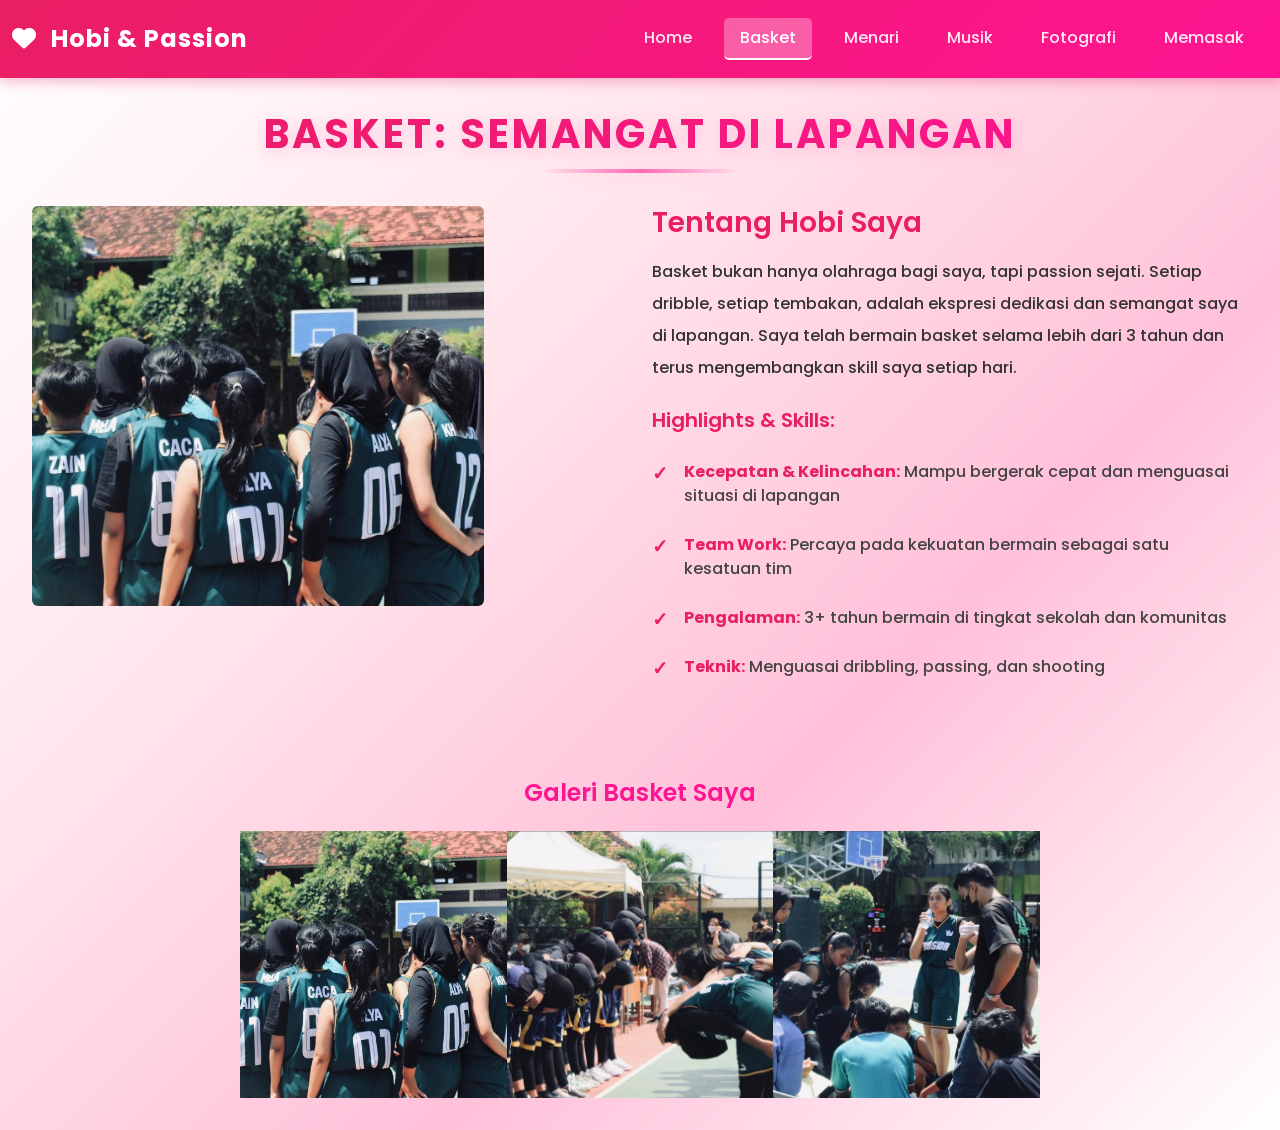
<file: basket.html>
<!DOCTYPE html>
<html lang="id">
<head>
    <meta charset="UTF-8">
    <meta name="viewport" content="width=device-width, initial-scale=1.0">
    <title>Basket: Semangat di Lapangan</title>
    
    <link href="https://cdn.jsdelivr.net/npm/bootstrap@5.3.0/dist/css/bootstrap.min.css" rel="stylesheet">
    <link href="https://unpkg.com/aos@2.3.1/dist/aos.css" rel="stylesheet">
    <link rel="stylesheet" href="https://cdnjs.cloudflare.com/ajax/libs/font-awesome/6.4.0/css/all.min.css">
    <link href="https://fonts.googleapis.com/css2?family=Poppins:wght@300;400;600;700&display=swap" rel="stylesheet">
    <link rel="stylesheet" href="styles.css">
</head>
<body>

    <!-- Navbar -->
    <nav class="navbar navbar-expand-lg navbar-dark custom-navbar">
        <div class="container-fluid">
            <a class="navbar-brand fw-bold" href="index.html">
                <i class="fas fa-heart"></i> Hobi & Passion
            </a>
            <button class="navbar-toggler" type="button" data-bs-toggle="collapse" data-bs-target="#navbarNav" aria-controls="navbarNav" aria-expanded="false" aria-label="Toggle navigation">
                <span class="navbar-toggler-icon"></span>
            </button>
            <div class="collapse navbar-collapse" id="navbarNav">
                <ul class="navbar-nav ms-auto">
                    <li class="nav-item">
                        <a class="nav-link" href="index.html">Home</a>
                    </li>
                    <li class="nav-item">
                        <a class="nav-link active" href="basket.html">Basket</a>
                    </li>
                    <li class="nav-item">
                        <a class="nav-link" href="menari.html">Menari</a>
                    </li>
                    <li class="nav-item">
                        <a class="nav-link" href="musik.html">Musik</a>
                    </li>
                    <li class="nav-item">
                        <a class="nav-link" href="fotografi.html">Fotografi</a>
                    </li>
                    <li class="nav-item">
                        <a class="nav-link" href="memasak.html">Memasak</a>
                    </li>
                </ul>
            </div>
        </div>
    </nav>

    <div class="container-fluid p-0">
        <main class="main-content p-4 p-lg-5">
            
            <div class="hobby-page" data-aos="fade-up">
                <h1 class="hobi-heading mb-4">Basket: Semangat di Lapangan</h1>
                
                <div class="row">
                    <div class="col-lg-6 mb-4">
                        <img src="./images/basket.png" alt="Basket" class="img-fluid rounded" style="max-height: 400px; object-fit: cover;">
                    </div>
                    <div class="col-lg-6 mb-4">
                        <h3 class="mb-3">Tentang Hobi Saya</h3>
                        <p class="lh-lg">
                            Basket bukan hanya olahraga bagi saya, tapi passion sejati. Setiap dribble, setiap tembakan, adalah ekspresi dedikasi dan semangat saya di lapangan. Saya telah bermain basket selama lebih dari 3 tahun dan terus mengembangkan skill saya setiap hari.
                        </p>
                        
                        <h5 class="mt-4 mb-3">Highlights & Skills:</h5>
                        <ul class="skill-list">
                            <li><strong>Kecepatan & Kelincahan:</strong> Mampu bergerak cepat dan menguasai situasi di lapangan</li>
                            <li><strong>Team Work:</strong> Percaya pada kekuatan bermain sebagai satu kesatuan tim</li>
                            <li><strong>Pengalaman:</strong> 3+ tahun bermain di tingkat sekolah dan komunitas</li>
                            <li><strong>Teknik:</strong> Menguasai dribbling, passing, dan shooting</li>
                        </ul>
                    </div>
                </div>

                <div class="row mt-5">
                    <div class="col-12">
                        <h4 class="mb-4">Galeri Basket Saya</h4>
                        <div class="row g-0">
                            <div class="col-lg-4 col-md-6">
                                <img src="./images/basket.png" alt="Basket 1" class="img-fluid gallery-img">
                            </div>
                            <div class="col-lg-4 col-md-6">
                                <img src="./images/basket1.png" alt="Basket 2" class="img-fluid gallery-img">
                            </div>
                            <div class="col-lg-4 col-md-6">
                                <img src="./images/basket2.png" alt="Basket 3" class="img-fluid gallery-img">
                            </div>
                        </div>
                    </div>
                </div>
            </div>

        </main>
    </div>

    <script src="https://cdn.jsdelivr.net/npm/bootstrap@5.3.0/dist/js/bootstrap.bundle.min.js"></script>
    <script src="https://unpkg.com/aos@2.3.1/dist/aos.js"></script>
    <script>
        AOS.init({
            duration: 800,
            once: true,
        });
    </script>
</body>
</html>
</file>
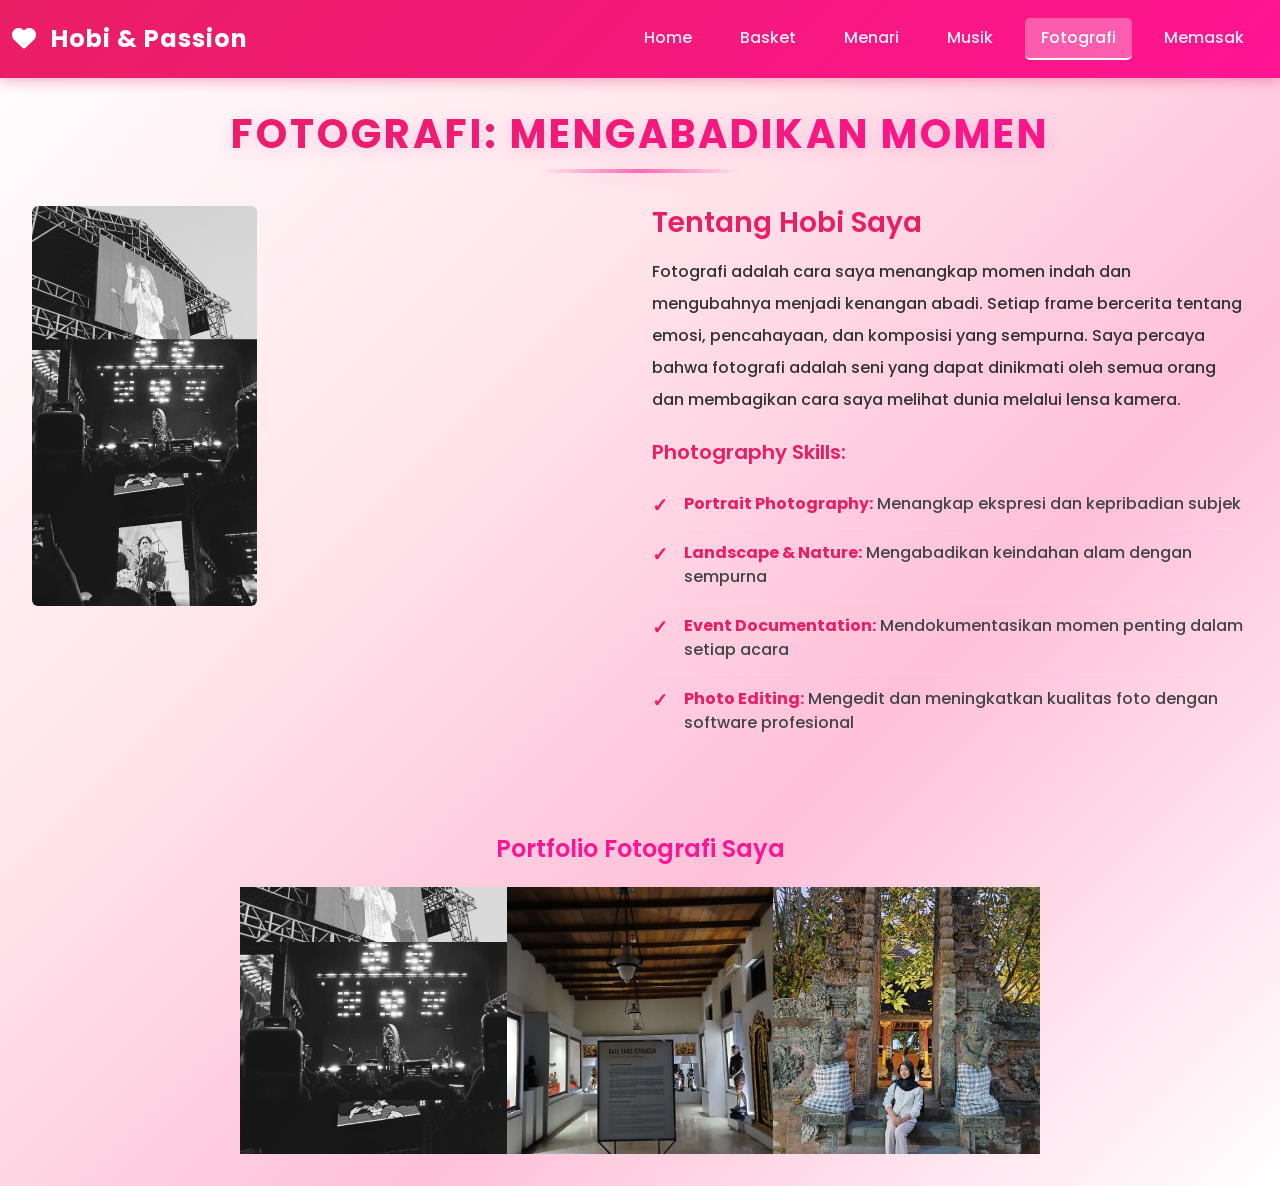
<file: fotografi.html>
<!DOCTYPE html>
<html lang="id">
<head>
    <meta charset="UTF-8">
    <meta name="viewport" content="width=device-width, initial-scale=1.0">
    <title>Fotografi: Mengabadikan Momen</title>
    
    <link href="https://cdn.jsdelivr.net/npm/bootstrap@5.3.0/dist/css/bootstrap.min.css" rel="stylesheet">
    <link href="https://unpkg.com/aos@2.3.1/dist/aos.css" rel="stylesheet">
    <link rel="stylesheet" href="https://cdnjs.cloudflare.com/ajax/libs/font-awesome/6.4.0/css/all.min.css">
    <link href="https://fonts.googleapis.com/css2?family=Poppins:wght@300;400;600;700&display=swap" rel="stylesheet">
    <link rel="stylesheet" href="styles.css">
</head>
<body>

    <!-- Navbar -->
    <nav class="navbar navbar-expand-lg navbar-dark custom-navbar">
        <div class="container-fluid">
            <a class="navbar-brand fw-bold" href="index.html">
                <i class="fas fa-heart"></i> Hobi & Passion
            </a>
            <button class="navbar-toggler" type="button" data-bs-toggle="collapse" data-bs-target="#navbarNav" aria-controls="navbarNav" aria-expanded="false" aria-label="Toggle navigation">
                <span class="navbar-toggler-icon"></span>
            </button>
            <div class="collapse navbar-collapse" id="navbarNav">
                <ul class="navbar-nav ms-auto">
                    <li class="nav-item">
                        <a class="nav-link" href="index.html">Home</a>
                    </li>
                    <li class="nav-item">
                        <a class="nav-link" href="basket.html">Basket</a>
                    </li>
                    <li class="nav-item">
                        <a class="nav-link" href="menari.html">Menari</a>
                    </li>
                    <li class="nav-item">
                        <a class="nav-link" href="musik.html">Musik</a>
                    </li>
                    <li class="nav-item">
                        <a class="nav-link active" href="fotografi.html">Fotografi</a>
                    </li>
                    <li class="nav-item">
                        <a class="nav-link" href="memasak.html">Memasak</a>
                    </li>
                </ul>
            </div>
        </div>
    </nav>

    <div class="container-fluid p-0">
        <main class="main-content p-4 p-lg-5">
            
            <div class="hobby-page" data-aos="fade-up">
                <h1 class="hobi-heading mb-4">Fotografi: Mengabadikan Momen</h1>
                
                <div class="row">
                    <div class="col-lg-6 mb-4">
                        <img src="./images/foto.png" alt="Fotografi" class="img-fluid rounded" style="max-height: 400px; object-fit: cover;">
                    </div>
                    <div class="col-lg-6 mb-4">
                        <h3 class="mb-3">Tentang Hobi Saya</h3>
                        <p class="lh-lg">
                            Fotografi adalah cara saya menangkap momen indah dan mengubahnya menjadi kenangan abadi. Setiap frame bercerita tentang emosi, pencahayaan, dan komposisi yang sempurna. Saya percaya bahwa fotografi adalah seni yang dapat dinikmati oleh semua orang dan membagikan cara saya melihat dunia melalui lensa kamera.
                        </p>
                        
                        <h5 class="mt-4 mb-3">Photography Skills:</h5>
                        <ul class="skill-list">
                            <li><strong>Portrait Photography:</strong> Menangkap ekspresi dan kepribadian subjek</li>
                            <li><strong>Landscape & Nature:</strong> Mengabadikan keindahan alam dengan sempurna</li>
                            <li><strong>Event Documentation:</strong> Mendokumentasikan momen penting dalam setiap acara</li>
                            <li><strong>Photo Editing:</strong> Mengedit dan meningkatkan kualitas foto dengan software profesional</li>
                        </ul>
                    </div>
                </div>

                <div class="row mt-5">
                    <div class="col-12">
                        <h4 class="mb-4">Portfolio Fotografi Saya</h4>
                        <div class="row g-0">
                            <div class="col-lg-4 col-md-6">
                                <img src="./images/foto.png" alt="Foto 1" class="img-fluid gallery-img">
                            </div>
                            <div class="col-lg-4 col-md-6">
                                <img src="./images/foto1.png" alt="Menari 2" class="img-fluid gallery-img">
                            </div>
                            <div class="col-lg-4 col-md-6">
                                <img src="./images/foto2.png" alt="Menari 3" class="img-fluid gallery-img">
                            </div>
                        </div>
                    </div>
                </div>
            </div>

        </main>
    </div>

    <script src="https://cdn.jsdelivr.net/npm/bootstrap@5.3.0/dist/js/bootstrap.bundle.min.js"></script>
    <script src="https://unpkg.com/aos@2.3.1/dist/aos.js"></script>
    <script>
        AOS.init({
            duration: 800,
            once: true,
        });
    </script>
</body>
</html>
</file>
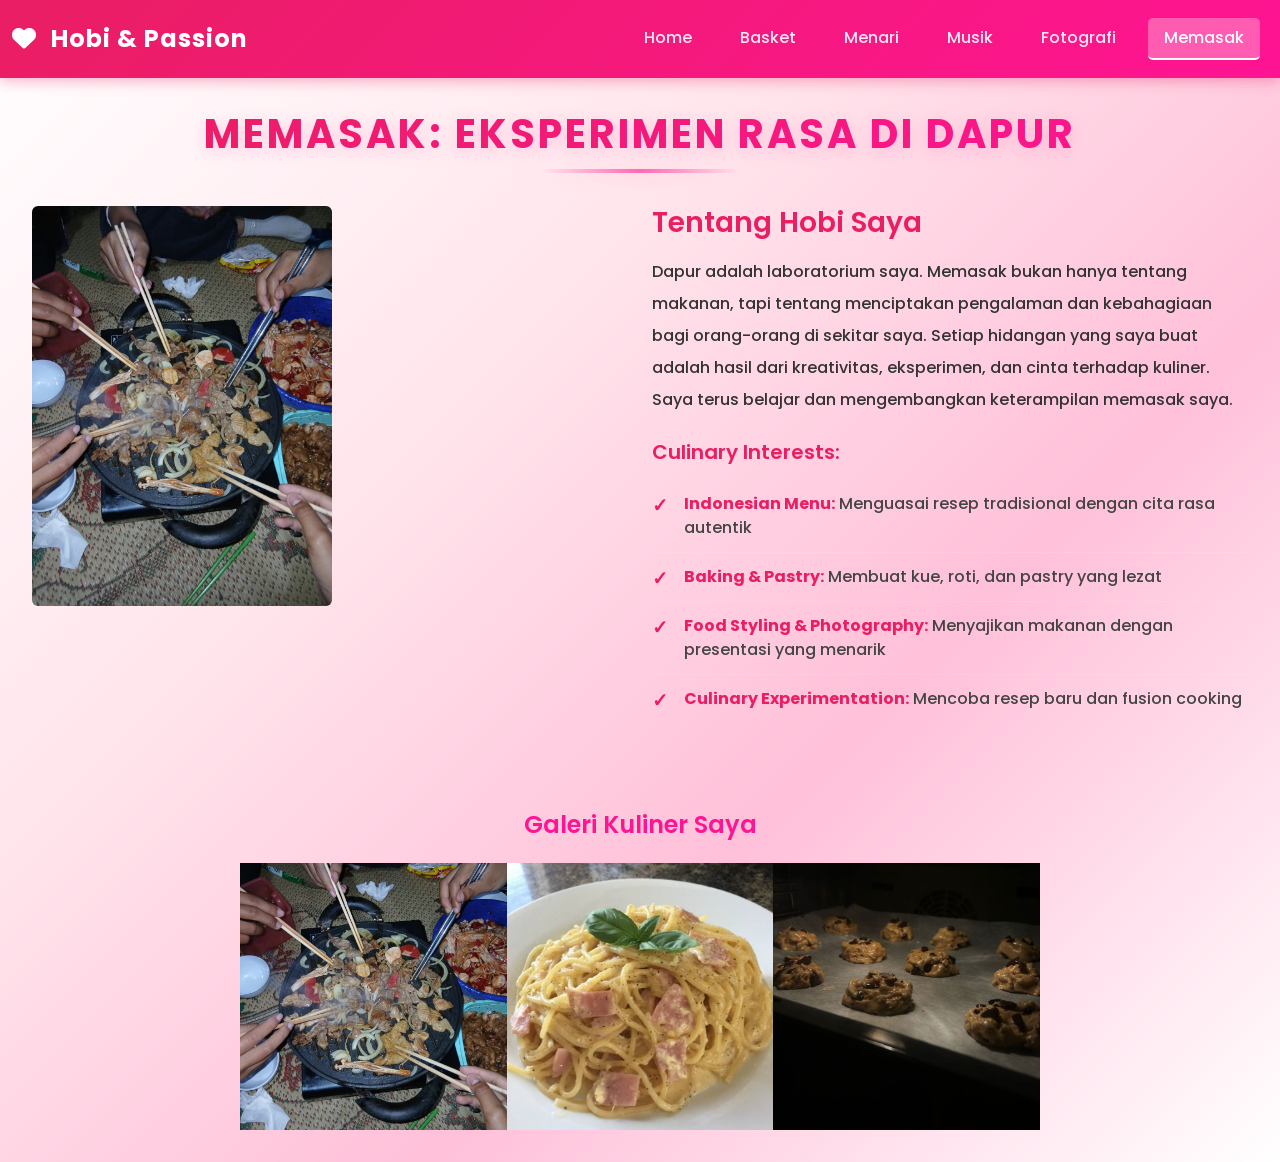
<file: memasak.html>
<!DOCTYPE html>
<html lang="id">
<head>
    <meta charset="UTF-8">
    <meta name="viewport" content="width=device-width, initial-scale=1.0">
    <title>Memasak: Eksperimen Rasa di Dapur</title>
    
    <link href="https://cdn.jsdelivr.net/npm/bootstrap@5.3.0/dist/css/bootstrap.min.css" rel="stylesheet">
    <link href="https://unpkg.com/aos@2.3.1/dist/aos.css" rel="stylesheet">
    <link rel="stylesheet" href="https://cdnjs.cloudflare.com/ajax/libs/font-awesome/6.4.0/css/all.min.css">
    <link href="https://fonts.googleapis.com/css2?family=Poppins:wght@300;400;600;700&display=swap" rel="stylesheet">
    <link rel="stylesheet" href="styles.css">
</head>
<body>

    <!-- Navbar -->
    <nav class="navbar navbar-expand-lg navbar-dark custom-navbar">
        <div class="container-fluid">
            <a class="navbar-brand fw-bold" href="index.html">
                <i class="fas fa-heart"></i> Hobi & Passion
            </a>
            <button class="navbar-toggler" type="button" data-bs-toggle="collapse" data-bs-target="#navbarNav" aria-controls="navbarNav" aria-expanded="false" aria-label="Toggle navigation">
                <span class="navbar-toggler-icon"></span>
            </button>
            <div class="collapse navbar-collapse" id="navbarNav">
                <ul class="navbar-nav ms-auto">
                    <li class="nav-item">
                        <a class="nav-link" href="index.html">Home</a>
                    </li>
                    <li class="nav-item">
                        <a class="nav-link" href="basket.html">Basket</a>
                    </li>
                    <li class="nav-item">
                        <a class="nav-link" href="menari.html">Menari</a>
                    </li>
                    <li class="nav-item">
                        <a class="nav-link" href="musik.html">Musik</a>
                    </li>
                    <li class="nav-item">
                        <a class="nav-link" href="fotografi.html">Fotografi</a>
                    </li>
                    <li class="nav-item">
                        <a class="nav-link active" href="memasak.html">Memasak</a>
                    </li>
                </ul>
            </div>
        </div>
    </nav>

    <div class="container-fluid p-0">
        <main class="main-content p-4 p-lg-5">
            
            <div class="hobby-page" data-aos="fade-up">
                <h1 class="hobi-heading mb-4">Memasak: Eksperimen Rasa di Dapur</h1>
                
                <div class="row">
                    <div class="col-lg-6 mb-4">
                        <img src="./images/masak.png" alt="Memasak" class="img-fluid rounded" style="max-height: 400px; object-fit: cover;">
                    </div>
                    <div class="col-lg-6 mb-4">
                        <h3 class="mb-3">Tentang Hobi Saya</h3>
                        <p class="lh-lg">
                            Dapur adalah laboratorium saya. Memasak bukan hanya tentang makanan, tapi tentang menciptakan pengalaman dan kebahagiaan bagi orang-orang di sekitar saya. Setiap hidangan yang saya buat adalah hasil dari kreativitas, eksperimen, dan cinta terhadap kuliner. Saya terus belajar dan mengembangkan keterampilan memasak saya.
                        </p>
                        
                        <h5 class="mt-4 mb-3">Culinary Interests:</h5>
                        <ul class="skill-list">
                            <li><strong>Indonesian Menu:</strong> Menguasai resep tradisional dengan cita rasa autentik</li>
                            <li><strong>Baking & Pastry:</strong> Membuat kue, roti, dan pastry yang lezat</li>
                            <li><strong>Food Styling & Photography:</strong> Menyajikan makanan dengan presentasi yang menarik</li>
                            <li><strong>Culinary Experimentation:</strong> Mencoba resep baru dan fusion cooking</li>
                        </ul>
                    </div>
                </div>

                <div class="row mt-5">
                    <div class="col-12">
                        <h4 class="mb-4">Galeri Kuliner Saya</h4>
                        <div class="row g-0">
                            <div class="col-lg-4 col-md-6">
                                <img src="./images/masak.png" alt="Masak 1" class="img-fluid gallery-img">
                            </div>
                            <div class="col-lg-4 col-md-6">
                                <img src="./images/masak1.png" alt="Menari 2" class="img-fluid gallery-img">
                            </div>
                            <div class="col-lg-4 col-md-6">
                                <img src="./images/masak2.png" alt="Menari 3" class="img-fluid gallery-img">
                            </div>
                        </div>
                    </div>
                </div>
            </div>

        </main>
    </div>

    <script src="https://cdn.jsdelivr.net/npm/bootstrap@5.3.0/dist/js/bootstrap.bundle.min.js"></script>
    <script src="https://unpkg.com/aos@2.3.1/dist/aos.js"></script>
    <script>
        AOS.init({
            duration: 800,
            once: true,
        });
    </script>
</body>
</html>
</file>
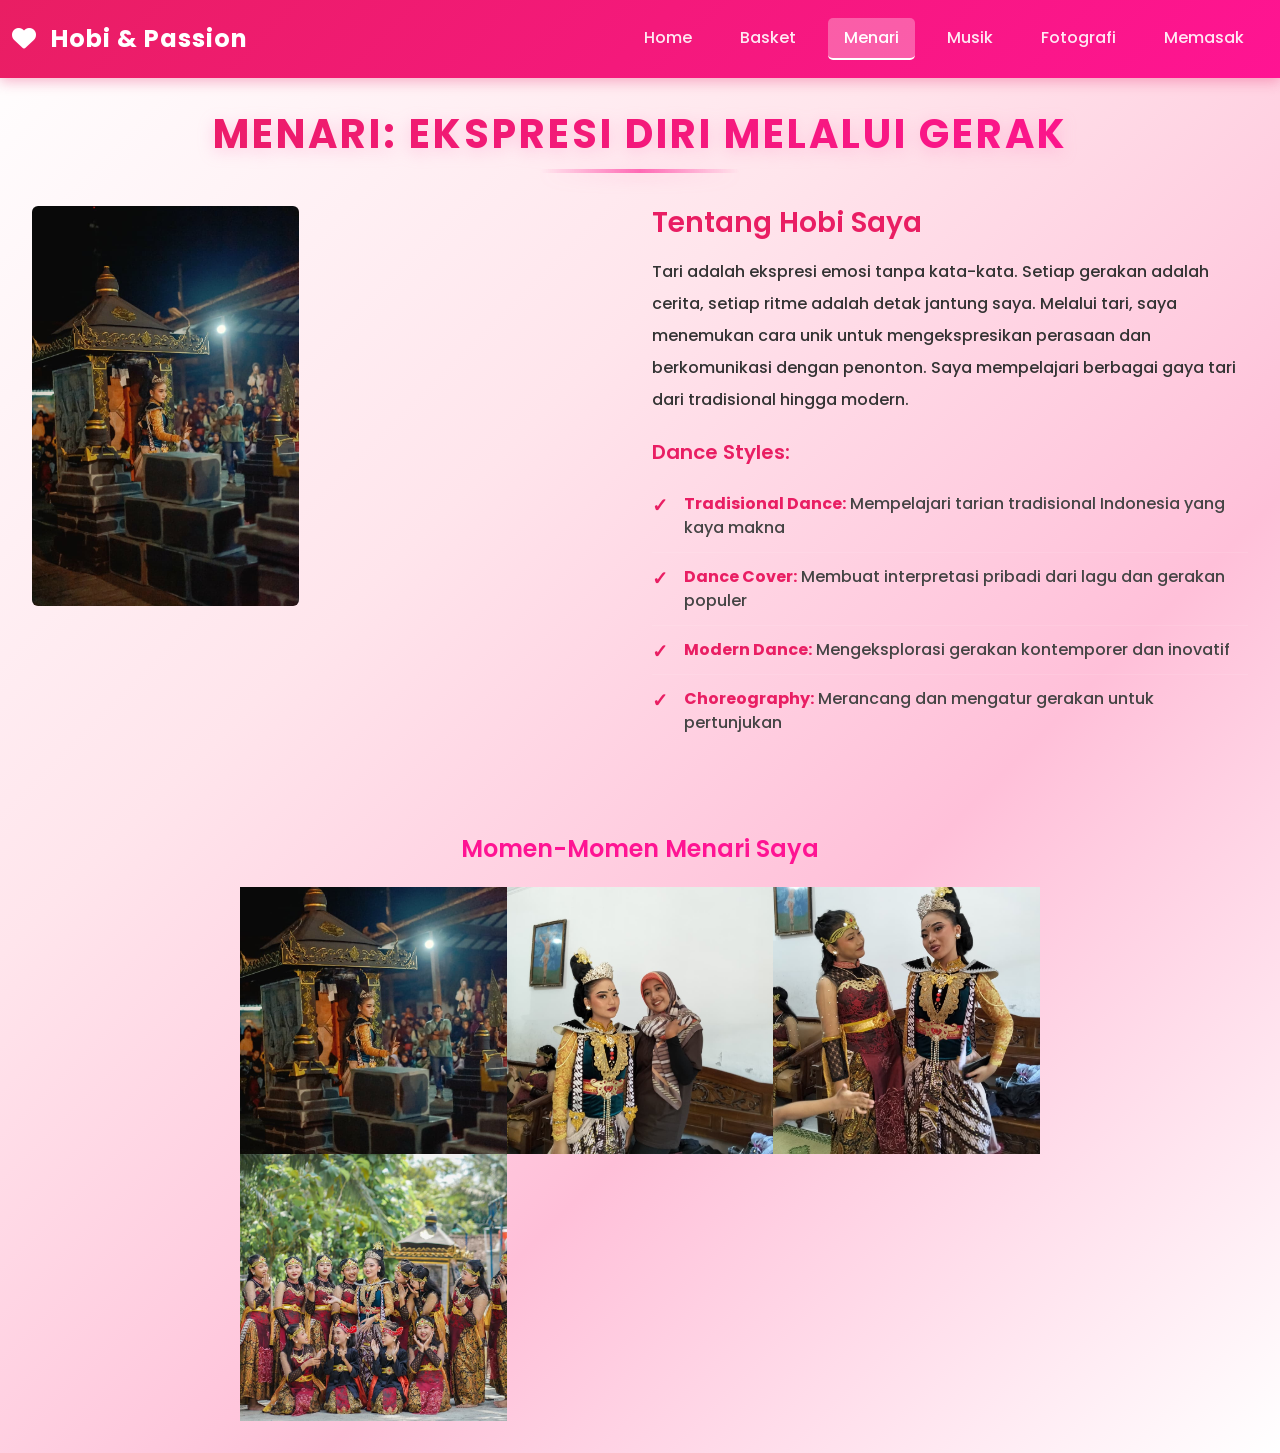
<file: menari.html>
<!DOCTYPE html>
<html lang="id">
<head>
    <meta charset="UTF-8">
    <meta name="viewport" content="width=device-width, initial-scale=1.0">
    <title>Menari: Ekspresi Diri Melalui Gerak</title>
    
    <link href="https://cdn.jsdelivr.net/npm/bootstrap@5.3.0/dist/css/bootstrap.min.css" rel="stylesheet">
    <link href="https://unpkg.com/aos@2.3.1/dist/aos.css" rel="stylesheet">
    <link rel="stylesheet" href="https://cdnjs.cloudflare.com/ajax/libs/font-awesome/6.4.0/css/all.min.css">
    <link href="https://fonts.googleapis.com/css2?family=Poppins:wght@300;400;600;700&display=swap" rel="stylesheet">
    <link rel="stylesheet" href="styles.css">
</head>
<body>

    <!-- Navbar -->
    <nav class="navbar navbar-expand-lg navbar-dark custom-navbar">
        <div class="container-fluid">
            <a class="navbar-brand fw-bold" href="index.html">
                <i class="fas fa-heart"></i> Hobi & Passion
            </a>
            <button class="navbar-toggler" type="button" data-bs-toggle="collapse" data-bs-target="#navbarNav" aria-controls="navbarNav" aria-expanded="false" aria-label="Toggle navigation">
                <span class="navbar-toggler-icon"></span>
            </button>
            <div class="collapse navbar-collapse" id="navbarNav">
                <ul class="navbar-nav ms-auto">
                    <li class="nav-item">
                        <a class="nav-link" href="index.html">Home</a>
                    </li>
                    <li class="nav-item">
                        <a class="nav-link" href="basket.html">Basket</a>
                    </li>
                    <li class="nav-item">
                        <a class="nav-link active" href="menari.html">Menari</a>
                    </li>
                    <li class="nav-item">
                        <a class="nav-link" href="musik.html">Musik</a>
                    </li>
                    <li class="nav-item">
                        <a class="nav-link" href="fotografi.html">Fotografi</a>
                    </li>
                    <li class="nav-item">
                        <a class="nav-link" href="memasak.html">Memasak</a>
                    </li>
                </ul>
            </div>
        </div>
    </nav>

    <div class="container-fluid p-0">
        <main class="main-content p-4 p-lg-5">
            
            <div class="hobby-page" data-aos="fade-up">
                <h1 class="hobi-heading mb-4">Menari: Ekspresi Diri Melalui Gerak</h1>
                
                <div class="row">
                    <div class="col-lg-6 mb-4">
                        <img src="./images/nari.png" alt="Menari" class="img-fluid rounded" style="max-height: 400px; object-fit: cover;">
                    </div>
                    <div class="col-lg-6 mb-4">
                        <h3 class="mb-3">Tentang Hobi Saya</h3>
                        <p class="lh-lg">
                            Tari adalah ekspresi emosi tanpa kata-kata. Setiap gerakan adalah cerita, setiap ritme adalah detak jantung saya. Melalui tari, saya menemukan cara unik untuk mengekspresikan perasaan dan berkomunikasi dengan penonton. Saya mempelajari berbagai gaya tari dari tradisional hingga modern.
                        </p>
                        
                        <h5 class="mt-4 mb-3">Dance Styles:</h5>
                        <ul class="skill-list">
                            <li><strong>Tradisional Dance:</strong> Mempelajari tarian tradisional Indonesia yang kaya makna</li>
                            <li><strong>Dance Cover:</strong> Membuat interpretasi pribadi dari lagu dan gerakan populer</li>
                            <li><strong>Modern Dance:</strong> Mengeksplorasi gerakan kontemporer dan inovatif</li>
                            <li><strong>Choreography:</strong> Merancang dan mengatur gerakan untuk pertunjukan</li>
                        </ul>
                    </div>
                </div>

                <div class="row mt-5">
                    <div class="col-12">
                        <h4 class="mb-4">Momen-Momen Menari Saya</h4>
                        <div class="row g-0">
                            <div class="col-lg-4 col-md-6">
                                <img src="./images/nari.png" alt="Menari 1" class="img-fluid gallery-img">
                            </div>
                            <div class="col-lg-4 col-md-6">
                                <img src="./images/nari1.png" alt="Menari 2" class="img-fluid gallery-img">
                            </div>
                            <div class="col-lg-4 col-md-6">
                                <img src="./images/nari2.png" alt="Menari 3" class="img-fluid gallery-img">
                            </div>
                            <div class="col-lg-4 col-md-6">
                                <img src="./images/nari3.png" alt="Menari 3" class="img-fluid gallery-img">
                            </div>
                        </div>
                    </div>
                </div>
            </div>

        </main>
    </div>

    <script src="https://cdn.jsdelivr.net/npm/bootstrap@5.3.0/dist/js/bootstrap.bundle.min.js"></script>
    <script src="https://unpkg.com/aos@2.3.1/dist/aos.js"></script>
    <script>
        AOS.init({
            duration: 800,
            once: true,
        });
    </script>
</body>
</html>
</file>
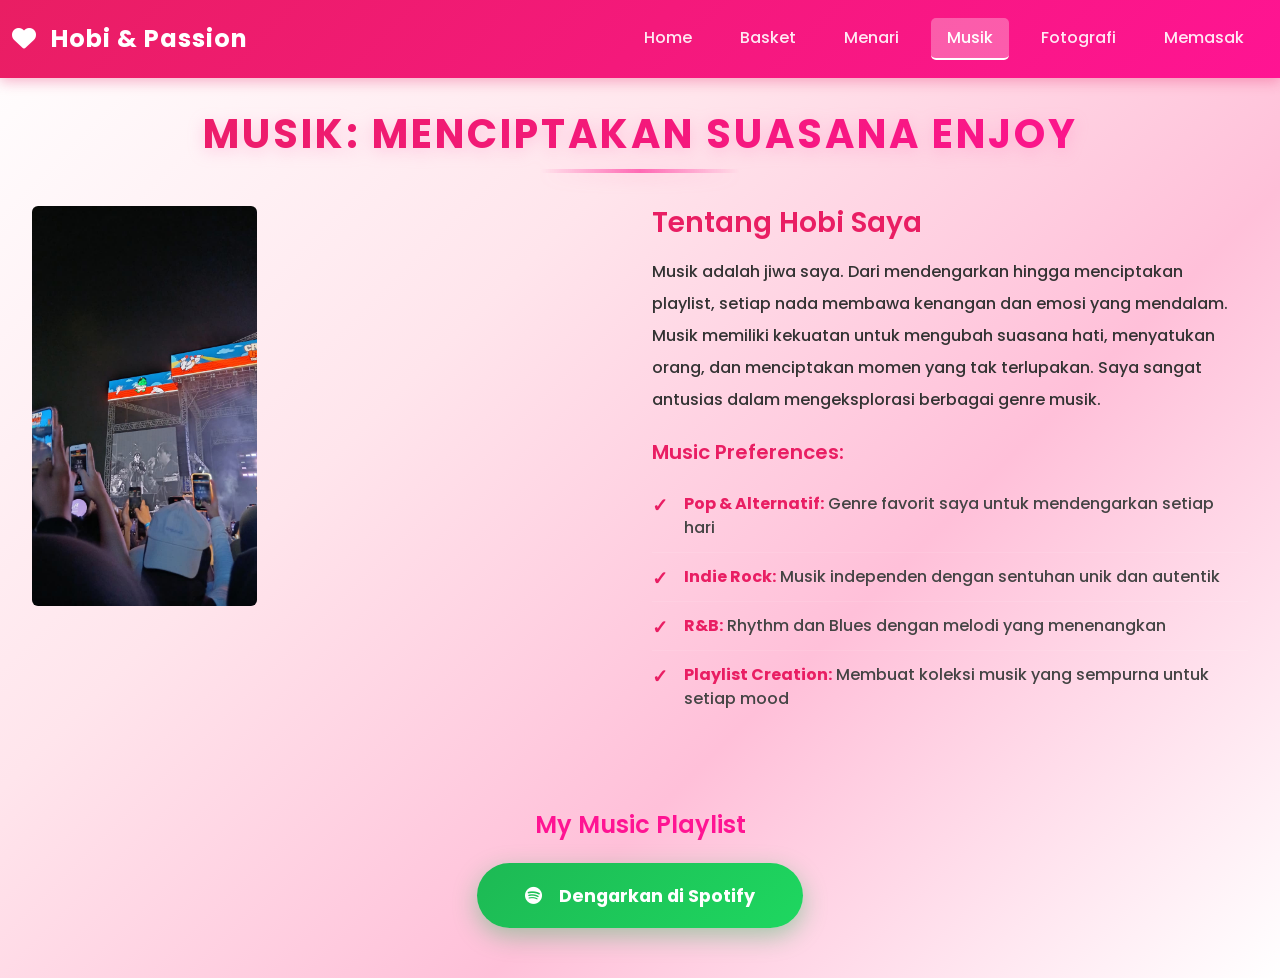
<file: musik.html>
<!DOCTYPE html>
<html lang="id">
<head>
    <meta charset="UTF-8">
    <meta name="viewport" content="width=device-width, initial-scale=1.0">
    <title>Musik: Menciptakan Suasana Enjoy</title>
    
    <link href="https://cdn.jsdelivr.net/npm/bootstrap@5.3.0/dist/css/bootstrap.min.css" rel="stylesheet">
    <link href="https://unpkg.com/aos@2.3.1/dist/aos.css" rel="stylesheet">
    <link rel="stylesheet" href="https://cdnjs.cloudflare.com/ajax/libs/font-awesome/6.4.0/css/all.min.css">
    <link href="https://fonts.googleapis.com/css2?family=Poppins:wght@300;400;600;700&display=swap" rel="stylesheet">
    <link rel="stylesheet" href="styles.css">
</head>
<body>

    <!-- Navbar -->
    <nav class="navbar navbar-expand-lg navbar-dark custom-navbar">
        <div class="container-fluid">
            <a class="navbar-brand fw-bold" href="index.html">
                <i class="fas fa-heart"></i> Hobi & Passion
            </a>
            <button class="navbar-toggler" type="button" data-bs-toggle="collapse" data-bs-target="#navbarNav" aria-controls="navbarNav" aria-expanded="false" aria-label="Toggle navigation">
                <span class="navbar-toggler-icon"></span>
            </button>
            <div class="collapse navbar-collapse" id="navbarNav">
                <ul class="navbar-nav ms-auto">
                    <li class="nav-item">
                        <a class="nav-link" href="index.html">Home</a>
                    </li>
                    <li class="nav-item">
                        <a class="nav-link" href="basket.html">Basket</a>
                    </li>
                    <li class="nav-item">
                        <a class="nav-link" href="menari.html">Menari</a>
                    </li>
                    <li class="nav-item">
                        <a class="nav-link active" href="musik.html">Musik</a>
                    </li>
                    <li class="nav-item">
                        <a class="nav-link" href="fotografi.html">Fotografi</a>
                    </li>
                    <li class="nav-item">
                        <a class="nav-link" href="memasak.html">Memasak</a>
                    </li>
                </ul>
            </div>
        </div>
    </nav>

    <div class="container-fluid p-0">
        <main class="main-content p-4 p-lg-5">
            
            <div class="hobby-page" data-aos="fade-up">
                <h1 class="hobi-heading mb-4">Musik: Menciptakan Suasana Enjoy</h1>
                
                <div class="row">
                    <div class="col-lg-6 mb-4">
                        <img src="./images/music.png" alt="Musik" class="img-fluid rounded" style="max-height: 400px; object-fit: cover;">
                    </div>
                    <div class="col-lg-6 mb-4">
                        <h3 class="mb-3">Tentang Hobi Saya</h3>
                        <p class="lh-lg">
                            Musik adalah jiwa saya. Dari mendengarkan hingga menciptakan playlist, setiap nada membawa kenangan dan emosi yang mendalam. Musik memiliki kekuatan untuk mengubah suasana hati, menyatukan orang, dan menciptakan momen yang tak terlupakan. Saya sangat antusias dalam mengeksplorasi berbagai genre musik.
                        </p>
                        
                        <h5 class="mt-4 mb-3">Music Preferences:</h5>
                        <ul class="skill-list">
                            <li><strong>Pop & Alternatif:</strong> Genre favorit saya untuk mendengarkan setiap hari</li>
                            <li><strong>Indie Rock:</strong> Musik independen dengan sentuhan unik dan autentik</li>
                            <li><strong>R&B:</strong> Rhythm dan Blues dengan melodi yang menenangkan</li>
                            <li><strong>Playlist Creation:</strong> Membuat koleksi musik yang sempurna untuk setiap mood</li>
                        </ul>
                    </div>
                </div>

                <div class="row mt-5">
                    <div class="col-12">
                        <h4 class="mb-4">My Music Playlist</h4>
                        <div class="text-center">
                            <a href="https://open.spotify.com/playlist/2WiX3rzU2aD7P7Dd5hisJR?si=f2O5r1TJSrmbI849uC6Eig&pi=Zy-NhUwkSPW3i" target="_blank" class="spotify-btn-large">
                                <i class="fab fa-spotify"></i> Dengarkan di Spotify
                            </a>
                        </div>
                    </div>
                </div>
            </div>

        </main>
    </div>

    <script src="https://cdn.jsdelivr.net/npm/bootstrap@5.3.0/dist/js/bootstrap.bundle.min.js"></script>
    <script src="https://unpkg.com/aos@2.3.1/dist/aos.js"></script>
    <script>
        AOS.init({
            duration: 800,
            once: true,
        });
    </script>
</body>
</html>
</file>
<file: styles.css>
body {
    background-color: #36454F; /* Dark Blue/Charcoal Background */
    font-family: 'Poppins', sans-serif;
}

/* Navbar Styling */
.custom-navbar {
    background: linear-gradient(135deg, #E91E63 0%, #FF1493 100%);
    box-shadow: 0 4px 12px rgba(233, 30, 99, 0.3);
    padding: 1rem 0;
    position: sticky;
    top: 0;
    z-index: 1000;
}

.custom-navbar .navbar-brand {
    font-size: 1.5rem;
    color: white !important;
    letter-spacing: 1px;
    transition: transform 0.3s ease;
}

.custom-navbar .navbar-brand:hover {
    transform: scale(1.05);
}

.custom-navbar .navbar-brand i {
    margin-right: 0.5rem;
}

.custom-navbar .nav-link {
    color: rgba(255, 255, 255, 0.9) !important;
    font-weight: 500;
    margin: 0 0.5rem;
    padding: 0.5rem 1rem !important;
    border-radius: 5px;
    transition: all 0.3s ease;
    position: relative;
}

.custom-navbar .nav-link:hover {
    color: white !important;
    background-color: rgba(255, 255, 255, 0.2);
}

.custom-navbar .nav-link.active {
    color: white !important;
    background-color: rgba(255, 255, 255, 0.3);
    border-bottom: 2px solid white;
}

.main-content {
    /* Main content sekarang mengambil 100% lebar karena sidebar dihapus */
    padding: 2rem !important;
    min-height: 100vh;
}

/* Card Utama (Hero Card) */
.hero-card {
    background-color: #5BC0DE; /* Cyan/Teal dari gambar asli */
    border-radius: 15px;
    box-shadow: 0 10px 30px rgba(0, 0, 0, 0.2);
}

.hero-img {
    max-height: 150px;
    filter: drop-shadow(5px 5px 5px rgba(0, 0, 0, 0.2));
}

.stats-badge .badge-item {
    font-size: 0.9rem;
    font-weight: 600;
}

/* Custom Card Biasa */
.custom-card {
    background: rgba(255, 240, 250, 0.8);
    backdrop-filter: blur(10px);
    -webkit-backdrop-filter: blur(10px);
    border: 1px solid rgba(255, 255, 255, 0.5);
    border-radius: 15px;
    box-shadow: 0 8px 32px 0 rgba(255, 105, 180, 0.15);
}

/* Bar Chart Styling */
.chart-container {
    display: flex;
    align-items: flex-end;
    gap: 8px;
    margin-bottom: 5px;
}

.chart-container .bar {
    width: 15%;
    background-color: #E0E0E0; /* Light Gray for inactive bars */
    border-radius: 4px;
    transition: all 0.3s ease;
}

.chart-container .bar.active {
    background-color: #00BCD4; /* Teal/Cyan for active bar */
    box-shadow: 0 2px 10px rgba(0, 188, 212, 0.4);
}

/* Peach/Orange Card */
.bg-peach {
    background: rgba(255, 200, 221, 0.9) !important;
    backdrop-filter: blur(10px);
    -webkit-backdrop-filter: blur(10px);
    border: 1px solid rgba(255, 255, 255, 0.4);
    color: #333 !important;
}

/* Circular Chart (Win Rate) Styling */
.circular-chart {
    display: block;
    max-width: 80px;
    max-height: 80px;
}

.circle-bg {
    fill: none;
    stroke: #e7e7e7;
    stroke-width: 3.8;
}

.circle {
    fill: none;
    stroke-width: 3.8;
    stroke-linecap: round;
    transition: all 0.5s ease-out;
}

.circular-chart.orange .circle {
    stroke: #FF7043; /* Orange color */
}

.text-orange {
    color: #FF7043 !important;
}

.img-cover {
    object-fit: cover;
}

/* Pastikan body menggunakan warna latar belakang pink dan putih gradient */
body {
    background: linear-gradient(135deg, #FFFFFF 0%, #FFE5EC 35%, #FFC0D9 65%, #FFFFFF 100%);
    font-family: 'Poppins', sans-serif;
    overflow-x: hidden;
    min-height: 100vh;
}

h2.text-uppercase {
    color: #222 !important; /* Warna teks gelap untuk judul utama */
    letter-spacing: 2px; /* Memberi sedikit jarak antar huruf */
}

/* Styling untuk heading HOBI SAYA */
.hobi-heading {
    background: linear-gradient(135deg, #FF69B4 0%, #FF1493 50%, #C71585 100%);
    -webkit-background-clip: text;
    -webkit-text-fill-color: transparent;
    background-clip: text;
    font-size: 3.5rem;
    font-weight: 900;
    letter-spacing: 3px;
    text-transform: uppercase;
    filter: drop-shadow(0 4px 8px rgba(255, 105, 180, 0.3));
    position: relative;
    margin-bottom: 3rem !important;
    animation: fadeInScale 0.8s ease-out;
}

.hobi-heading::after {
    content: '';
    position: absolute;
    bottom: -15px;
    left: 50%;
    transform: translateX(-50%);
    width: 200px;
    height: 4px;
    background: linear-gradient(90deg, transparent, #FF69B4, transparent);
    border-radius: 2px;
}

@keyframes fadeInScale {
    from {
        opacity: 0;
        transform: scale(0.8);
    }
    to {
        opacity: 1;
        transform: scale(1);
    }
}

/* Styling untuk nama Frisca Putri Cahyani */
.profile-name {
    background: linear-gradient(135deg, #FF1493 0%, #FF69B4 25%, #C71585 50%, #FF1493 75%, #FF69B4 100%);
    -webkit-background-clip: text;
    -webkit-text-fill-color: transparent;
    background-clip: text;
    background-size: 200% 200%;
    animation: gradientShift 3s ease infinite;
    font-size: 3rem;
    font-weight: 900;
    letter-spacing: 1px;
    position: relative;
    text-shadow: 0 2px 20px rgba(255, 20, 147, 0.2);
    filter: drop-shadow(0 4px 15px rgba(255, 105, 180, 0.25));
}

.profile-name::before {
    content: '';
    position: absolute;
    top: -10px;
    left: 0;
    right: 0;
    height: 100%;
    background: linear-gradient(135deg, transparent, rgba(255, 105, 180, 0.1), transparent);
    pointer-events: none;
}

@keyframes gradientShift {
    0% {
        background-position: 0% 50%;
    }
    50% {
        background-position: 100% 50%;
    }
    100% {
        background-position: 0% 50%;
    }
}

/* Hero Section Styling */
.hero-section {
    position: relative;
    width: 100%;
    min-height: 600px;
    display: flex;
    flex-direction: column;
    justify-content: center;
    align-items: center;
    margin-bottom: 3rem;
}

.hero-background {
    position: relative;
    width: 100%;
    height: 500px;
    display: flex;
    justify-content: center;
    align-items: center;
}

/* Profile Image Container - foto di tengah */
.profile-image-container {
    position: absolute;
    top: 50%;
    left: 50%;
    transform: translate(-50%, -50%);
    z-index: 5;
}

.profile-image-wrapper {
    position: relative;
    width: 280px;
    height: 280px;
    border-radius: 50%;
    padding: 6px;
    background: linear-gradient(135deg, #FF1493, #FF69B4, #C71585, #FFB6D9);
    background-size: 300% 300%;
    animation: borderGradient 4s ease infinite;
    display: flex;
    align-items: center;
    justify-content: center;
    box-shadow: 0 20px 60px rgba(255, 105, 180, 0.3);
}

.profile-image-wrapper .profile-image {
    width: 100%;
    height: 100%;
    object-fit: cover;
    border-radius: 50%;
    display: block;
    background: white;
}

/* Floating Text Styling */
.floating-text {
    position: absolute;
    font-size: 1.2rem;
    font-weight: 500;
    color: #333;
    white-space: nowrap;
    animation: float 3s ease-in-out infinite;
}

.floating-text p {
    margin: 0;
    font-style: italic;
}

/* Text positioning */
.text-top-left {
    top: 20px;
    left: 40px;
    font-size: 1.1rem;
}

.text-top-right {
    top: 30px;
    right: 50px;
    font-size: 1.1rem;
}

.text-bottom-left {
    bottom: 40px;
    left: 50px;
    font-size: 0.95rem;
    color: #666;
}

.text-bottom-right {
    bottom: 30px;
    right: 40px;
    font-size: 0.95rem;
    color: #666;
}

/* Big background text */
.big-background-text {
    position: absolute;
    font-size: 8rem;
    font-weight: 900;
    color: rgba(255, 105, 180, 0.15);
    white-space: nowrap;
    z-index: 1;
    letter-spacing: 10px;
}

.text-left-bg {
    left: -50px;
    top: 50%;
    transform: translateY(-50%);
}

.text-right-bg {
    right: -50px;
    top: 50%;
    transform: translateY(-50%);
}

/* Floating animation */
@keyframes float {
    0%, 100% {
        transform: translateY(0px);
    }
    50% {
        transform: translateY(-15px);
    }
}

/* Profile info section di bawah */
.profile-info-section {
    position: relative;
    z-index: 10;
    margin-top: 3rem;
}

.profile-info-section .profile-name {
    font-size: 2.5rem;
}

.profile-info-section .profile-description {
    max-width: 600px;
    margin: 0 auto;
    font-size: 1rem;
}

@keyframes borderGradient {
    0% {
        background-position: 0% 50%;
    }
    50% {
        background-position: 100% 50%;
    }
    100% {
        background-position: 0% 50%;
    }
}

/* Profile Subtitle */
.profile-subtitle {
    background: linear-gradient(135deg, #FF69B4, #C71585);
    -webkit-background-clip: text;
    -webkit-text-fill-color: transparent;
    background-clip: text;
    font-weight: 600;
    letter-spacing: 2px;
}

/* Profile Description */
.profile-description {
    line-height: 1.8;
    font-size: 1rem;
    color: #555 !important;
}

/* Custom Button */
.btn-custom {
    background: linear-gradient(135deg, #FF1493, #FF69B4);
    color: white;
    font-weight: 600;
    padding: 12px 35px;
    border: none;
    border-radius: 25px;
    transition: all 0.3s ease;
    box-shadow: 0 5px 20px rgba(255, 20, 147, 0.3);
    text-transform: uppercase;
    letter-spacing: 1px;
}

.btn-custom:hover {
    transform: translateY(-3px);
    box-shadow: 0 10px 30px rgba(255, 20, 147, 0.4);
    color: white;
}

h2.text-white {
    color: #222 !important;
}

h5.text-white {
    color: #222 !important;
}

.text-white {
    color: #222 !important;
}

/* Row untuk item populer */
.popular-items-row {
    display: flex;
    flex-wrap: nowrap;
    justify-content: center;
    padding: 1rem 0;
}

/* Styling untuk setiap card item (hobi) */
.item-card.hobby-card {
    width: 250px; /* Lebar default item hobi */
    min-width: 220px;
    background: rgba(255, 245, 250, 0.7);
    backdrop-filter: blur(10px);
    -webkit-backdrop-filter: blur(10px);
    border: 1px solid rgba(255, 255, 255, 0.4);
    border-radius: 20px;
    overflow: hidden;
    box-shadow: 0 8px 32px 0 rgba(255, 105, 180, 0.2);
    margin: 0 15px;
    transition: all 0.3s ease;
    display: flex;
    flex-direction: column;
    color: #333;
    text-align: center;
}

/* Styling untuk gambar di dalam card */
.item-image {
    width: 100%;
    height: 180px; /* Tinggi gambar agar tidak terlalu besar */
    background-size: cover;
    background-position: center;
    border-radius: 15px 15px 0 0;
    transition: transform 0.3s ease;
    position: relative;
    z-index: 1;
}

.item-image::before {
    content: none; /* Menghilangkan gradient overlay pada gambar */
}

.item-card.hobby-card:hover {
    transform: translateY(-5px); /* Sedikit naik saat hover */
    box-shadow: 0 15px 40px rgba(0, 0, 0, 0.4);
}

.item-card:hover .item-image {
    transform: scale(1.03); /* Efek zoom saat hover */
}

/* Detail teks di bawah gambar */
.item-details {
    padding: 15px;
    background: transparent;
    border-radius: 0 0 20px 20px;
    flex-grow: 1;
    color: #333; /* Warna teks gelap untuk contrast dengan background putih */
}

.item-title {
    font-size: 1.15rem;
    font-weight: 600;
    margin-bottom: 8px;
    color: #222; /* Judul lebih gelap */
}

.item-description {
    font-size: 0.85rem;
    line-height: 1.5;
    margin-bottom: 0;
    color: #555; /* Warna teks deskripsi lebih gelap */
}

/* Styling untuk item yang lebih besar di tengah */
.item-card.large-card.hobby-card {
    width: 280px; /* Lebar yang sedikit lebih besar */
    min-width: 250px;
    transform: scale(1.08); /* Sedikit diperbesar dari yang lain */
    z-index: 10;
    border: 2px solid rgba(255, 255, 255, 0.5);
    box-shadow: 0 15px 50px rgba(255, 105, 180, 0.25);
    background: rgba(255, 240, 250, 0.85);
    backdrop-filter: blur(15px);
    -webkit-backdrop-filter: blur(15px);
}

.item-card.large-card.hobby-card .item-image {
    height: 220px; /* Tinggi gambar yang sedikit lebih besar */
}

/* Portfolio Section Styling */
.hobby-portfolio {
    background: rgba(255, 240, 250, 0.8);
    backdrop-filter: blur(10px);
    -webkit-backdrop-filter: blur(10px);
    border: 1px solid rgba(255, 255, 255, 0.5);
    border-radius: 20px;
    padding: 40px;
    box-shadow: 0 10px 40px rgba(255, 105, 180, 0.15);
    transition: all 0.3s ease;
}

.hobby-portfolio:hover {
    box-shadow: 0 20px 60px rgba(255, 105, 180, 0.25);
    transform: translateY(-5px);
}

.portfolio-container {
    display: grid;
    grid-template-columns: 1fr 1fr;
    gap: 40px;
    align-items: center;
}

.portfolio-item.portfolio-reverse .portfolio-container {
    grid-template-columns: 1fr 1fr;
}

.portfolio-item.portfolio-reverse .portfolio-left {
    order: 2;
}

.portfolio-item.portfolio-reverse .portfolio-right {
    order: 1;
}

.portfolio-left,
.portfolio-right {
    display: flex;
    flex-direction: column;
}

.portfolio-title {
    background: linear-gradient(135deg, #FF1493 0%, #FF69B4 50%, #C71585 100%);
    -webkit-background-clip: text;
    -webkit-text-fill-color: transparent;
    background-clip: text;
    font-size: 2rem;
    font-weight: 900;
    margin-bottom: 15px;
    letter-spacing: 0.5px;
}

.portfolio-text {
    color: #555;
    font-size: 1rem;
    line-height: 1.8;
    margin-bottom: 20px;
    text-align: justify;
}

.portfolio-highlights {
    background: linear-gradient(135deg, rgba(255, 20, 147, 0.05), rgba(255, 105, 180, 0.05));
    border-left: 4px solid #FF1493;
    padding: 20px;
    border-radius: 10px;
}

.portfolio-highlights h5 {
    color: #FF1493;
    font-weight: 700;
    margin-bottom: 12px;
    font-size: 0.95rem;
    text-transform: uppercase;
    letter-spacing: 1px;
}

.portfolio-highlights ul {
    list-style: none;
    padding: 0;
    margin: 0;
}

.portfolio-highlights ul li {
    color: #333;
    padding: 8px 0;
    font-size: 0.95rem;
    position: relative;
    padding-left: 20px;
}

.portfolio-highlights ul li::before {
    content: '✦';
    position: absolute;
    left: 0;
    color: #FF69B4;
    font-weight: bold;
}

.portfolio-image {
    width: 100%;
    height: 350px;
    object-fit: cover;
    border-radius: 15px;
    box-shadow: 0 10px 30px rgba(255, 105, 180, 0.2);
    transition: all 0.3s ease;
}

.hobby-portfolio:hover .portfolio-image {
    transform: scale(1.05);
}

/* Responsive Design */
@media (max-width: 768px) {
    .portfolio-container {
        grid-template-columns: 1fr;
        gap: 20px;
    }
    
    .portfolio-item.portfolio-reverse .portfolio-left {
        order: 1;
    }
    
    .portfolio-item.portfolio-reverse .portfolio-right {
        order: 2;
    }
    
    .hobby-portfolio {
        padding: 25px;
    }
    
    .portfolio-title {
        font-size: 1.5rem;
    }
    
    .portfolio-image {
        height: 250px;
    }
}

/* Pastikan Anda memiliki CSS ini di styles.css */
.item-image {
    width: 100%;
    /* Nilai ini sangat penting agar background-image bisa terlihat */
    height: 180px; 
    
    background-size: cover;
    background-position: center;
    border-radius: 10px 10px 0 0;
    /* ... properti CSS lainnya ... */
}

/* Portfolio Showcase Section */
.portfolio-showcase {
    margin-top: 4rem;
}

.showcase-title {
    background: linear-gradient(135deg, #FF1493 0%, #FF69B4 50%, #C71585 100%);
    -webkit-background-clip: text;
    -webkit-text-fill-color: transparent;
    background-clip: text;
    font-size: 2.5rem;
    font-weight: 900;
    letter-spacing: 1px;
}

/* Showcase Grid Layout */
.showcase-grid {
    display: grid;
    grid-template-columns: repeat(3, 1fr);
    gap: 25px;
    margin-top: 2rem;
}

.showcase-item {
    background: rgba(255, 240, 250, 0.8);
    backdrop-filter: blur(10px);
    -webkit-backdrop-filter: blur(10px);
    border: 1px solid rgba(255, 255, 255, 0.5);
    border-radius: 20px;
    padding: 30px;
    box-shadow: 0 10px 40px rgba(255, 105, 180, 0.15);
    transition: all 0.3s ease;
    overflow: hidden;
    min-height: 350px;
    display: flex;
    align-items: center;
    justify-content: center;
}

.showcase-item:hover {
    transform: translateY(-10px);
    box-shadow: 0 20px 60px rgba(255, 105, 180, 0.25);
}

.item-content {
    width: 100%;
    height: 100%;
    display: flex;
    flex-direction: column;
    justify-content: space-between;
}

/* Image Grid Small */
.image-grid-small {
    display: grid;
    grid-template-columns: repeat(3, 1fr);
    gap: 10px;
    margin-bottom: 15px;
}

.image-grid-small img {
    width: 100%;
    height: 100px;
    object-fit: cover;
    border-radius: 10px;
    transition: all 0.3s ease;
}

.image-grid-small img:hover {
    transform: scale(1.1);
    box-shadow: 0 8px 20px rgba(255, 105, 180, 0.3);
}

.item-text {
    text-align: center;
}

.item-text h5 {
    color: #FF1493;
    font-weight: 700;
    margin-bottom: 8px;
    font-size: 1.1rem;
}

.item-text p {
    color: #666;
    font-size: 0.9rem;
    margin: 0;
}

/* Chart Section */
.chart-section {
    margin-bottom: 20px;
}

.chart-section h5 {
    color: #FF1493;
    font-weight: 700;
    margin-bottom: 15px;
    font-size: 1rem;
}

.mini-chart {
    display: flex;
    align-items: flex-end;
    gap: 12px;
    height: 100px;
    margin-bottom: 20px;
}

.chart-bar {
    flex: 1;
    border-radius: 5px;
    transition: all 0.3s ease;
}

.chart-bar:hover {
    opacity: 0.8;
    transform: scaleY(1.1);
}

.description-text small {
    color: #FF1493;
    font-weight: 600;
    text-transform: uppercase;
    letter-spacing: 0.5px;
}

.description-text p {
    color: #666;
    font-size: 0.9rem;
    margin: 5px 0 0 0;
}

/* Large Image Section */
.large-image-section {
    position: relative;
    width: 100%;
    height: 280px;
    border-radius: 15px;
    overflow: hidden;
    margin-bottom: 15px;
}

.large-image-section img {
    width: 100%;
    height: 100%;
    object-fit: cover;
    transition: all 0.3s ease;
}

.showcase-item:hover .large-image-section img {
    transform: scale(1.05);
}

.overlay-text {
    text-align: center;
}

.overlay-text h5 {
    color: #FF1493;
    font-weight: 700;
    margin-bottom: 5px;
}

.overlay-text p {
    color: #666;
    font-size: 0.9rem;
    margin: 0;
}

/* Spotify Section Styling */
.spotify-section {
    display: flex;
    flex-direction: column;
    align-items: center;
    justify-content: center;
    height: 100%;
    text-align: center;
    gap: 15px;
}

.spotify-section h6 {
    color: #FF1493;
    font-weight: 700;
    margin: 0;
    font-size: 1.1rem;
    letter-spacing: 0.5px;
}

.spotify-logo-container {
    font-size: 4rem;
    color: #1DB954;
    transition: all 0.3s ease;
    animation: spotifyPulse 2s ease-in-out infinite;
}

.showcase-item:hover .spotify-logo-container {
    transform: scale(1.15);
}

@keyframes spotifyPulse {
    0%, 100% {
        transform: scale(1);
    }
    50% {
        transform: scale(1.1);
    }
}

.spotify-text {
    color: #666;
    font-size: 0.95rem;
    margin: 0;
    line-height: 1.5;
}

.spotify-btn {
    display: inline-flex;
    align-items: center;
    gap: 10px;
    background: linear-gradient(135deg, #1DB954 0%, #1ed760 100%);
    color: white;
    padding: 12px 30px;
    border-radius: 25px;
    text-decoration: none;
    font-weight: 600;
    transition: all 0.3s ease;
    border: none;
    cursor: pointer;
    box-shadow: 0 5px 20px rgba(29, 185, 84, 0.3);
    font-size: 0.95rem;
}

.spotify-btn:hover {
    transform: translateY(-3px);
    box-shadow: 0 10px 30px rgba(29, 185, 84, 0.5);
    color: white;
    text-decoration: none;
}

.spotify-btn i {
    font-size: 1.2rem;
}

.music-genres {
    display: flex;
    gap: 8px;
    flex-wrap: wrap;
    justify-content: center;
    margin-top: 5px;
}

.genre-tag {
    background: rgba(29, 185, 84, 0.1);
    color: #1DB954;
    padding: 6px 12px;
    border-radius: 15px;
    font-size: 0.8rem;
    font-weight: 600;
    border: 1px solid rgba(29, 185, 84, 0.3);
    transition: all 0.3s ease;
}

.genre-tag:hover {
    background: rgba(29, 185, 84, 0.2);
    border-color: #1DB954;
    transform: scale(1.05);
}

/* Quote Section */
.quote-section {
    text-align: center;
}

.quote-section h5 {
    color: #FF1493;
    font-size: 1.8rem;
    font-weight: 900;
    margin-bottom: 20px;
    font-style: italic;
}

.quote-details p {
    color: #666;
    font-size: 0.95rem;
    line-height: 1.6;
    margin-bottom: 15px;
}

.signature {
    color: #FF69B4 !important;
    font-weight: 600;
    font-style: italic;
}

/* Responsive Design */
@media (max-width: 1024px) {
    .showcase-grid {
        grid-template-columns: repeat(2, 1fr);
    }
}

@media (max-width: 768px) {
    .showcase-grid {
        grid-template-columns: 1fr;
    }
    
    .showcase-item {
        min-height: 300px;
        padding: 20px;
    }
    
    .showcase-title {
        font-size: 2rem;
    }
    
    .text-grid {
        grid-template-columns: 1fr;
    }
}

/* QR Code Section Styling */
.qr-section {
    background: rgba(255, 255, 255, 0.05);
    border-radius: 20px;
    padding: 3rem 2rem;
    margin: 3rem 0;
}

.qr-card {
    background: rgba(255, 255, 255, 0.08);
    border: 2px solid rgba(255, 255, 255, 0.15);
    border-radius: 20px;
    padding: 2rem;
    text-align: center;
    transition: all 0.3s ease;
    backdrop-filter: blur(10px);
    box-shadow: 0 8px 32px rgba(0, 0, 0, 0.1);
}

.qr-card:hover {
    transform: translateY(-10px);
    border-color: rgba(255, 255, 255, 0.3);
    box-shadow: 0 12px 40px rgba(0, 0, 0, 0.2);
}

.qr-header {
    display: flex;
    flex-direction: column;
    align-items: center;
    gap: 1rem;
    margin-bottom: 1.5rem;
}

.qr-header i {
    font-size: 2.5rem;
    color: #00bcd4;
    transition: all 0.3s ease;
}

.qr-card:hover .qr-header i {
    color: #00d9ff;
    transform: scale(1.1);
}

.qr-header h5 {
    font-size: 1.5rem;
    font-weight: 700;
    color: #ffffff;
    margin: 0;
}

.qr-code-container {
    margin: 1.5rem 0;
    display: flex;
    justify-content: center;
    align-items: center;
    background: rgba(255, 255, 255, 0.9);
    padding: 1rem;
    border-radius: 15px;
}

.qr-code-img {
    width: 250px;
    height: 250px;
    object-fit: contain;
    transition: all 0.3s ease;
}

.qr-card:hover .qr-code-img {
    transform: scale(1.05);
}

.qr-description {
    color: #b0bec5;
    font-size: 0.9rem;
    margin: 1rem 0;
}

.qr-link-btn {
    display: inline-block;
    background: linear-gradient(135deg, #00bcd4 0%, #0097a7 100%);
    color: white;
    padding: 0.8rem 1.5rem;
    border-radius: 10px;
    text-decoration: none;
    transition: all 0.3s ease;
    font-weight: 600;
    margin-top: 1rem;
}

.qr-link-btn:hover {
    background: linear-gradient(135deg, #00d9ff 0%, #0097a7 100%);
    transform: scale(1.05);
    color: white;
    box-shadow: 0 5px 15px rgba(0, 188, 212, 0.4);
}

.qr-link-btn i {
    margin-right: 0.5rem;
}

/* Mobile Responsiveness for QR Section */
@media (max-width: 768px) {
    .qr-section {
        padding: 2rem 1rem;
    }

    .qr-card {
        padding: 1.5rem;
    }

    .qr-code-container {
        padding: 0.8rem;
    }

    .qr-code-img {
        width: 200px;
        height: 200px;
    }

    .qr-header i {
        font-size: 2rem;
    }

    .qr-header h5 {
        font-size: 1.2rem;
    }
}

/* Hobby Individual Page Styling */
.hobby-page {
    color: white;
}

.hobby-page h1 {
    font-size: 2.5rem;
    font-weight: 700;
    margin-bottom: 2rem;
    text-align: center;
    background: linear-gradient(135deg, #E91E63, #FF1493);
    -webkit-background-clip: text;
    -webkit-text-fill-color: transparent;
    background-clip: text;
}

.hobby-page h3 {
    color: #E91E63;
    font-weight: 600;
}

.hobby-page h4 {
    color: #FF1493;
    font-weight: 600;
    text-align: center;
}

.hobby-page h5 {
    color: #E91E63;
    font-weight: 600;
}

.hobby-page p {
    color: #333333;
    line-height: 1.8;
    font-weight: 500;
}

.skill-list {
    list-style: none;
    padding: 0;
}

.skill-list li {
    padding: 0.75rem 0;
    padding-left: 2rem;
    position: relative;
    color: #444444;
    border-bottom: 1px solid rgba(255, 255, 255, 0.1);
    font-weight: 500;
}

.skill-list li strong {
    color: #E91E63;
    font-weight: 700;
}

.skill-list li:last-child {
    border-bottom: none;
}

.skill-list li:before {
    content: "✓";
    position: absolute;
    left: 0;
    color: #E91E63;
    font-weight: bold;
    font-size: 1.2rem;
}

.gallery-img {
    width: 100%;
    aspect-ratio: 1 / 1;
    object-fit: cover;
    object-position: center;
    transition: transform 0.3s ease, box-shadow 0.3s ease;
    display: block;
}

.gallery-img:hover {
    transform: scale(1.05);
    box-shadow: 0 10px 30px rgba(233, 30, 99, 0.4);
}

.row.g-0 {
    margin-left: 0 !important;
    margin-right: 0 !important;
    max-width: 800px;
    margin: 0 auto !important;
}

.row.g-0 > [class*="col-"] {
    padding-right: 0 !important;
    padding-left: 0 !important;
}

.gallery-placeholder {
    background: linear-gradient(135deg, rgba(233, 30, 99, 0.2), rgba(255, 20, 147, 0.2));
    border: 2px dashed #E91E63;
    border-radius: 10px;
    padding: 3rem;
    text-align: center;
    color: #B0BEC5;
    display: flex;
    flex-direction: column;
    justify-content: center;
    align-items: center;
    min-height: 300px;
}

.gallery-placeholder i {
    font-size: 2rem;
    margin-bottom: 1rem;
    color: #E91E63;
}

.gallery-placeholder-tall {
    background: linear-gradient(135deg, rgba(233, 30, 99, 0.2), rgba(255, 20, 147, 0.2));
    border: 2px dashed #E91E63;
    padding: 0;
    text-align: center;
    color: #B0BEC5;
    display: flex;
    flex-direction: column;
    justify-content: center;
    align-items: center;
    width: 100%;
    aspect-ratio: 1 / 1;
}

.gallery-placeholder-tall i {
    font-size: 2.5rem;
    margin-bottom: 1rem;
    color: #E91E63;
}

.gallery-placeholder-tall p {
    color: #B0BEC5;
    margin: 0;
}

.spotify-card {
    background: linear-gradient(135deg, rgba(29, 185, 84, 0.1), rgba(233, 30, 99, 0.1));
    border: 2px solid rgba(29, 185, 84, 0.3);
    box-shadow: 0 8px 32px rgba(0, 0, 0, 0.3);
}

.spotify-card h5 {
    color: white;
    margin-top: 1rem;
}

.spotify-card p {
    color: #b0bec5;
}

.spotify-btn-large {
    display: inline-block;
    background: linear-gradient(135deg, #1DB954 0%, #1ed760 100%);
    color: white;
    padding: 1.2rem 3rem;
    border-radius: 50px;
    text-decoration: none;
    transition: all 0.3s ease;
    font-weight: 700;
    font-size: 1.1rem;
    box-shadow: 0 8px 25px rgba(29, 185, 84, 0.4);
}

.spotify-btn-large:hover {
    transform: translateY(-3px);
    box-shadow: 0 12px 35px rgba(29, 185, 84, 0.6);
    color: white;
}

.spotify-btn-large i {
    margin-right: 0.8rem;
}

@media (max-width: 768px) {
    .hobby-page h1 {
        font-size: 1.8rem;
    }

    .hobby-page {
        padding: 1rem;
    }

    .skill-list li {
        font-size: 0.95rem;
    }
}
</file>
